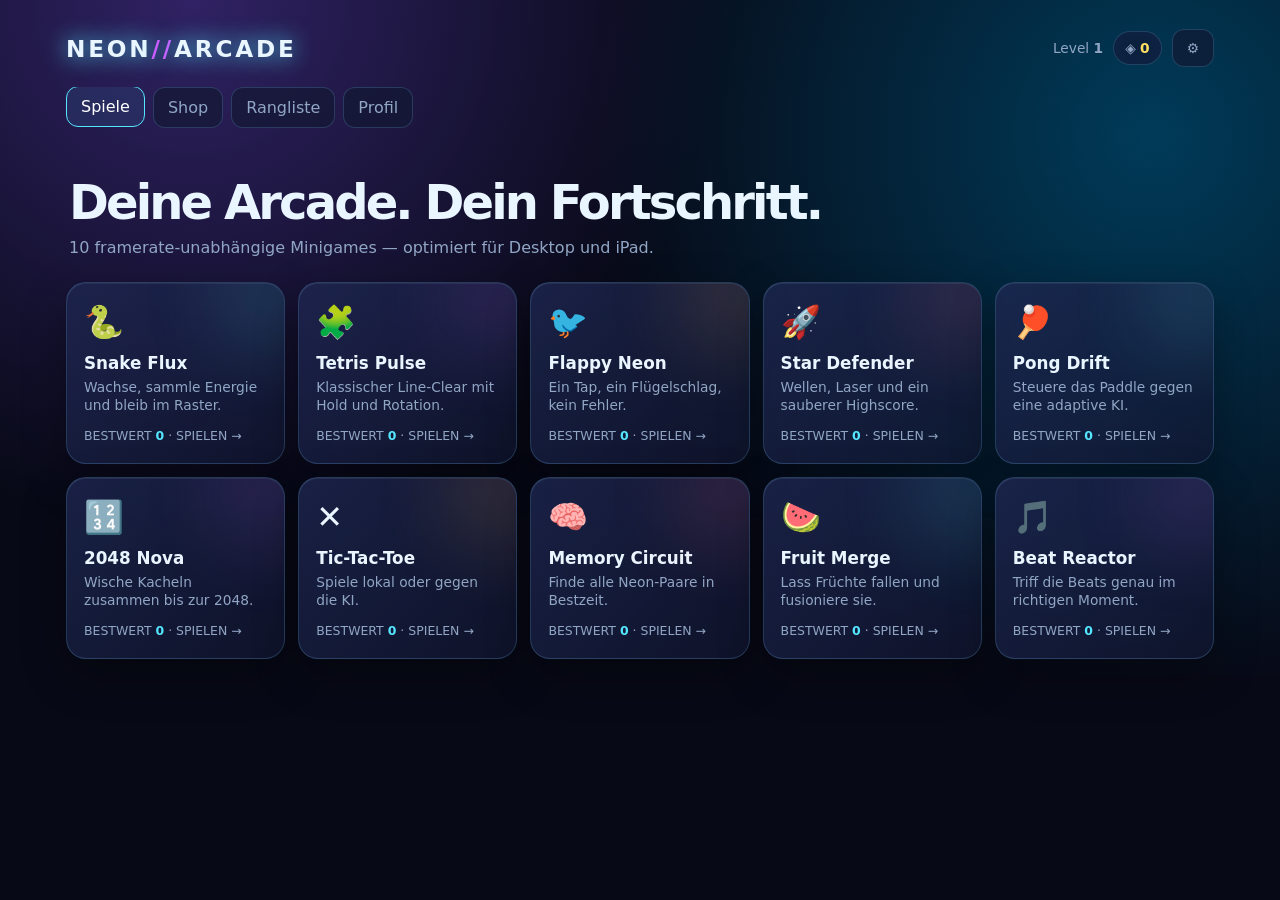
<file: index.html.html>
<!doctype html>
<html lang="de">
<head>
<meta charset="utf-8"><meta name="viewport" content="width=device-width,initial-scale=1,viewport-fit=cover,user-scalable=no">
<meta name="theme-color" content="#070916"><title>NEON//ARCADE</title>
<style>
:root{--bg:#070916;--panel:rgba(18,24,51,.68);--line:rgba(123,198,255,.2);--ink:#eaf6ff;--muted:#91a6c5;--a:#55e6ff;--b:#cb5cff;--good:#72ffae;--bad:#ff6386;--tile:#14203e}*{box-sizing:border-box}html,body{margin:0;min-height:100%;background:var(--bg);color:var(--ink);font-family:Inter,ui-sans-serif,system-ui,-apple-system,BlinkMacSystemFont,"Segoe UI",sans-serif;overscroll-behavior:none;touch-action:manipulation}body{overflow-x:hidden;background-image:radial-gradient(circle at 15% 0,#302264 0,transparent 33rem),radial-gradient(circle at 90% 20%,#003b59 0,transparent 35rem)}button,select{font:inherit;color:inherit}button{cursor:pointer;border:0}button:focus-visible{outline:2px solid var(--a);outline-offset:3px}.shell{width:min(1180px,100%);margin:auto;padding:16px 16px calc(16px + env(safe-area-inset-bottom))}.top{display:flex;justify-content:space-between;align-items:center;gap:12px;padding:13px 0 20px}.brand{font-weight:900;letter-spacing:.12em;font-size:clamp(1rem,3vw,1.45rem);text-shadow:0 0 22px var(--a)}.brand i{color:var(--b);font-style:normal}.wallet{display:flex;gap:10px;align-items:center;font-size:.86rem;color:var(--muted)}.coin{padding:8px 11px;border:1px solid var(--line);border-radius:999px;background:var(--panel);box-shadow:inset 0 0 20px #4c65ff12}.coin b{color:#ffe063}.tabs{display:flex;gap:8px;margin-bottom:22px;overflow:auto;padding-bottom:4px}.tab,.soft{background:var(--panel);border:1px solid var(--line);border-radius:12px;padding:10px 14px;transition:.2s transform,.2s background}.tab{white-space:nowrap;color:var(--muted)}.tab.active,.tab:hover,.soft:hover{background:#29366a99;color:white;border-color:var(--a);transform:translateY(-1px)}.view{display:none}.view.active{display:block;animation:enter .35s ease both}@keyframes enter{from{opacity:0;transform:translateY(8px)}to{opacity:1;transform:none}}.hero{padding:20px 3px 25px}.hero h1{font-size:clamp(1.7rem,5vw,3rem);margin:0 0 8px;letter-spacing:-.06em}.hero p,.muted{color:var(--muted);margin:0}.grid{display:grid;grid-template-columns:repeat(auto-fit,minmax(205px,1fr));gap:13px}.card,.panel{border:1px solid var(--line);background:linear-gradient(135deg,rgba(30,39,81,.8),var(--panel));box-shadow:0 16px 45px #0005,inset 0 1px #fff1;border-radius:20px}.card{padding:17px;min-height:182px;text-align:left;position:relative;overflow:hidden;transition:.25s transform,.25s border-color,.25s box-shadow}.card:hover{transform:translateY(-5px);border-color:var(--a);box-shadow:0 20px 50px #0009,0 0 25px #4ddcff2a}.card:after{content:"";position:absolute;width:80px;height:80px;background:var(--glow,#55e6ff);filter:blur(45px);opacity:.24;right:-25px;top:-25px}.icon{font-size:2rem}.card h3{margin:12px 0 6px;font-size:1.05rem}.card p{font-size:.86rem;line-height:1.3;color:var(--muted);margin:0 0 13px}.card footer{font-size:.78rem;color:var(--muted)}.card strong{color:var(--a)}.gamebar{display:flex;align-items:center;justify-content:space-between;gap:8px;margin-bottom:12px}.gamebar h2{margin:0;font-size:1.1rem}.gamearea{min-height:590px;padding:16px;display:grid;place-items:center;position:relative;overflow:hidden}.gamearea canvas{display:block;max-width:100%;max-height:64vh;border-radius:14px;background:#050713;box-shadow:0 0 0 1px #8de9ff40,0 0 35px #32b9ed27;touch-action:none}.hud{display:flex;gap:14px;justify-content:center;flex-wrap:wrap;color:var(--muted);font-size:.9rem;margin-bottom:10px}.hud b{color:var(--a)}.controls{display:none;grid-template-columns:repeat(3,60px);gap:7px;justify-content:center;margin:15px auto 0;touch-action:none}.controls button{height:52px;border-radius:13px;background:#17275caa;border:1px solid #79ceff55;font-size:1.2rem;box-shadow:0 5px 15px #0005}.controls button:active{transform:scale(.93);background:#3863bb}.controls .empty{visibility:hidden}.board{display:grid;gap:7px;touch-action:none}.board.b4{grid-template-columns:repeat(4,1fr);width:min(430px,100%)}.tile{aspect-ratio:1;display:grid;place-items:center;border-radius:12px;background:var(--tile);font-weight:800;font-size:clamp(1rem,4vw,1.65rem);transition:.15s transform,background-color .15s}.tile.pop{animation:pop .22s ease}@keyframes pop{50%{transform:scale(1.12)}}.memory{grid-template-columns:repeat(4,1fr);width:min(460px,100%)}.memory button{aspect-ratio:1;border-radius:13px;background:#1a2650;border:1px solid var(--line);font-size:clamp(1.2rem,5vw,2rem);transition:.25s transform,.25s background}.memory button.open{background:#394886;transform:rotateY(180deg)}.ttt{grid-template-columns:repeat(3,1fr);width:min(410px,100%)}.ttt button{aspect-ratio:1;border-radius:14px;background:#172148;border:1px solid var(--line);font-size:clamp(2rem,10vw,4rem);font-weight:900}.ttt button.x{color:var(--a)}.ttt button.o{color:var(--b)}.settings{display:grid;gap:12px;max-width:570px;margin:auto;padding:22px}.row{display:flex;justify-content:space-between;align-items:center;gap:14px;padding:12px 0;border-bottom:1px solid var(--line)}select{background:#16234c;border:1px solid var(--line);padding:8px;border-radius:9px}.shop{display:grid;grid-template-columns:repeat(auto-fit,minmax(210px,1fr));gap:13px}.shopitem{padding:17px}.shopitem h3{margin:0 0 7px}.shopitem p{color:var(--muted);font-size:.88rem}.buy{padding:9px 12px;border-radius:10px;background:#253a7a;color:#fff}.buy:disabled{opacity:.55;cursor:default}.toast{position:fixed;z-index:10;left:50%;bottom:22px;transform:translate(-50%,130px);background:#152858f0;border:1px solid var(--a);box-shadow:0 8px 30px #0009;padding:11px 17px;border-radius:999px;transition:.35s;max-width:90%;text-align:center}.toast.show{transform:translate(-50%,0)}.particles{position:fixed;inset:0;pointer-events:none;z-index:20;overflow:hidden}.particle{position:absolute;width:8px;height:8px;border-radius:50%;background:var(--a);animation:burst 1s ease-out forwards}@keyframes burst{to{transform:translate(var(--x),var(--y)) scale(0);opacity:0}}.modal{position:fixed;inset:0;z-index:15;background:#02030bb8;display:none;place-items:center;padding:20px}.modal.show{display:grid}.modal .panel{padding:24px;max-width:390px;text-align:center}.modal h2{margin-top:0}.modal p{color:var(--muted)}
body.theme-violet{--a:#e275ff;--b:#6ccaff;--bg:#12051e}body.theme-mint{--a:#75ffbe;--b:#52dfff;--bg:#031610}body.theme-amber{--a:#ffd35d;--b:#ff6a9b;--bg:#160c03}@media(max-width:600px){.shell{padding:12px}.gamearea{min-height:510px;padding:12px}.controls{display:grid}.hide-mobile{display:none}.top{padding-bottom:12px}.card{min-height:165px}}
</style></head>
<body><div class="particles" id="particles"></div><main class="shell"><header class="top"><div class="brand">NEON<i>//</i>ARCADE</div><div class="wallet"><span>Level <b id="level">1</b></span><span class="coin">◈ <b id="coins">0</b></span><button class="soft" onclick="showView('settings')" aria-label="Einstellungen">⚙</button></div></header><nav class="tabs"><button class="tab active" data-view="hub">Spiele</button><button class="tab" data-view="shop">Shop</button><button class="tab" data-view="settings">Profil</button></nav>
<section class="view active" id="hub"><div class="hero"><h1>Deine Arcade. Dein Fortschritt.</h1><p>10 framerate-unabhängige Minigames — optimiert für Desktop und iPad.</p></div><div class="grid" id="games"></div></section>
<section class="view" id="shop"><div class="hero"><h1>Upgrade Lab</h1><p>Neue Bestwerte bringen 2–8 Coins, der erste Tageslauf je Spiel 1 Coin. Das Tageslimit liegt bei 18 Coins. Skins, seltene Items und Effekte gehören zu deinem lokalen Profil.</p></div><div class="shop" id="shoplist"></div></section>
<section class="view" id="leaderboard"><div class="hero"><h1>Rangliste</h1><p>Dein persönlicher Arcade-Stand auf diesem Gerät. Für eine gemeinsame Online-Rangliste braucht es einen Server.</p></div><div class="panel settings"><div class="row"><span>Spielername</span><input id="playerName" maxlength="18" placeholder="Dein Name" style="background:#16234c;border:1px solid var(--line);padding:9px;border-radius:9px;color:var(--ink)"></div><div id="leaderboardRows"></div></div></section>
<section class="view" id="settings"><div class="panel settings"><h2>Profil & Einstellungen</h2><div class="row"><span>Sound-Effekte</span><button class="soft" id="soundBtn">An</button></div><div class="row"><span>Aktives Farbschema</span><select id="themeSelect"><option value="neon">Neon Blau</option><option value="violet">Violett</option><option value="mint">Mint</option><option value="amber">Amber</option></select></div><div class="row"><span>XP</span><b id="xp">0</b></div><button class="soft" id="reset">Fortschritt zurücksetzen</button></div></section>
<section class="view" id="game"><div class="gamebar"><button class="soft" onclick="showView('hub')">← Menü</button><h2 id="gameTitle">Spiel</h2><button class="soft" id="restart">↻ Neu</button></div><div class="panel gamearea"><div id="gameUI"></div></div></section></main><div class="toast" id="toast"></div><div class="modal" id="modal"><div class="panel"><h2 id="modalTitle">Runde vorbei</h2><p id="modalText"></p><button class="soft" id="modalRestart">Nochmal spielen</button> <button class="soft" onclick="showView('hub')">Zum Menü</button></div></div>
<script>
'use strict';
const KEY='neonArcade2026';const defaults={coins:0,xp:0,sound:true,theme:'neon',scores:{},unlocked:['theme-violet'],activeTrail:'base'};let save;try{save={...defaults,...JSON.parse(localStorage.getItem(KEY)||'{}')};save.scores??={};save.unlocked??=[]}catch{save={...defaults}};
const $=s=>document.querySelector(s), clamp=(n,a,b)=>Math.max(a,Math.min(b,n));const games=[
 ['snake','🐍','Snake Flux','Wachse, sammle Energie und bleib im Raster.'],['tetris','🧩','Tetris Pulse','Klassischer Line-Clear mit Hold und Rotation.'],['flappy','🐦','Flappy Neon','Ein Tap, ein Flügelschlag, kein Fehler.'],['space','🚀','Star Defender','Wellen, Laser und ein sauberer Highscore.'],['pong','🏓','Pong Drift','Steuere das Paddle gegen eine adaptive KI.'],['2048','🔢','2048 Nova','Wische Kacheln zusammen bis zur 2048.'],['ttt','✕','Tic-Tac-Toe','Spiele lokal oder gegen die KI.'],['memory','🧠','Memory Circuit','Finde alle Neon-Paare in Bestzeit.'],['fruit','🍉','Fruit Merge','Lass Früchte fallen und fusioniere sie.'],['rhythm','🎵','Beat Reactor','Triff die Beats genau im richtigen Moment.']];
if((save.scores.pong||0)>7){save.scores.pong=0;localStorage.setItem(KEY,JSON.stringify(save))}function persist(){localStorage.setItem(KEY,JSON.stringify(save));renderMeta()}function renderMeta(){ $('#coins').textContent=save.coins;$('#xp').textContent=save.xp;$('#level').textContent=1+Math.floor(save.xp/1000);document.body.className=save.theme==='neon'?'':'theme-'+save.theme;$('#soundBtn').textContent=save.sound?'An':'Aus';$('#themeSelect').value=save.theme}
function toast(t){const e=$('#toast');e.textContent=t;e.classList.add('show');clearTimeout(toast.t);toast.t=setTimeout(()=>e.classList.remove('show'),2300)}
function sound(type='tap'){if(!save.sound||!window.AudioContext)return;const c=sound.c||(sound.c=new AudioContext()),o=c.createOscillator(),g=c.createGain();o.type=type==='win'?'triangle':'square';o.frequency.value=type==='win'?720:type==='lose'?110:420;g.gain.setValueAtTime(.045,c.currentTime);g.gain.exponentialRampToValueAtTime(.001,c.currentTime+.1);o.connect(g).connect(c.destination);o.start();o.stop(c.currentTime+.12)}
function burst(x=innerWidth/2,y=innerHeight/2){for(let i=0;i<28;i++){let p=document.createElement('i');p.className='particle';p.style.left=x+'px';p.style.top=y+'px';p.style.background=i%2?'var(--a)':'var(--b)';p.style.setProperty('--x',(Math.random()*260-130)+'px');p.style.setProperty('--y',(Math.random()*-260+40)+'px');$('#particles').append(p);setTimeout(()=>p.remove(),1050)}}
function award(game,score,win=false){if(roundEnded)return;roundEnded=true;save.wins??={};let today=new Date().toISOString().slice(0,10);if(save.rewardDay!==today){save.rewardDay=today;save.dailyCoins=0;save.dailyGames={}}save.dailyGames??={};let old=save.scores[game]||0,isNew=score>old,bonus=0;if(isNew){save.scores[game]=score;bonus=Math.min(8,2+Math.floor(Math.max(0,score)/300))}if(win&&!save.wins[game]){save.wins[game]=true;if(!isNew)bonus+=2}if(!save.dailyGames[game]){save.dailyGames[game]=true;if(!isNew&&!win)bonus+=1}bonus=Math.min(bonus,Math.max(0,18-(save.dailyCoins||0)));save.dailyCoins=(save.dailyCoins||0)+bonus;if(bonus){save.coins+=bonus;save.xp+=bonus*2;toast(`${isNew?'Neuer Bestwert! · ':''}+${bonus} Coins`);burst();sound('win')}persist();renderGames();renderShop();renderLeaderboard()}
function scoreText(id){return save.scores[id]||0}function renderGames(){$('#games').innerHTML=games.map(([id,icon,name,desc],i)=>`<button class="card" style="--glow:${['#55e6ff','#bb6cff','#ffb257','#ff6d91'][i%4]}" onclick="launch('${id}')"><div class="icon">${icon}</div><h3>${name}</h3><p>${desc}</p><footer>BESTWERT <strong>${scoreText(id)}</strong> · SPIELEN →</footer></button>`).join('')}
const items=[['theme-violet','🟣 Violett-Theme',180,'Häufig','Ein ultraviolettes Arcade-Design.'],['theme-mint','🟢 Mint-Theme',320,'Selten','Kühler Glow für Nacht-Sessions.'],['theme-amber','🟠 Amber-Theme',520,'Episch','Warmer Retro-Future Look.'],['skin-orbit','🪐 Orbit-Skin',380,'Selten','Sichtbarer violetter Holo-Look für Canvas-Spiele.'],['skin-prism','💠 Prisma-Skin',1000,'Legendär','Spektral-Look und leuchtende Konturen in Canvas-Spiele.'],['trail-prism','✨ Prism Trail',600,'Episch','Partikelregen bei neuen Bestwerten.'],['sound-synth','🔊 Synth-Sounds',260,'Häufig','Synthesizer-Klicks für Spielaktionen.'],['skin-fruit','🍇 Fruit Deluxe',580,'Episch','Leuchtender Spezial-Look für Fruit Merge.'],['crosshair-cyber','⌖ Cyber-Fadenkreuz',300,'Selten','Neon-Retikel beim Zielen im Star Defender.'],['crosshair-rose','✳ Rose-Fadenkreuz',550,'Episch','Rosafarbenes Präzisions-Retikel im Shooter.'],['crosshair-gold','✧ Gold-Fadenkreuz',1000,'Legendär','Goldenes Zielkreuz mit Außenring im Shooter.']];function equipped(id){return id.startsWith('theme-')?save.theme===id.slice(6):id.startsWith('skin-')?save.activeSkin===id:id.startsWith('crosshair-')?save.activeCrosshair===id:id==='trail-prism'?save.activeTrail===id:id==='sound-synth'?save.soundStyle===id:false}function renderShop(){$('#shoplist').innerHTML=items.map(([id,n,c,rarity,d])=>{let got=save.unlocked.includes(id),on=got&&equipped(id);return `<article class="panel shopitem rarity-${rarity.toLowerCase()}"><small>${rarity}</small><h3>${n}</h3><p>${d}</p><button class="buy" ${on?'disabled':''} onclick="${got?`equip('${id}')`:`buy('${id}',${c})`}">${on?'Ausgerüstet':got?'Ausrüsten':'◈ '+c+' kaufen'}</button></article>`}).join('')}
function buy(id,c){if(save.unlocked.includes(id))return equip(id);if(save.coins<c)return toast('Dafür fehlen noch Münzen.');save.coins-=c;save.unlocked.push(id);equip(id,true)}function equip(id,newPurchase=false){if(!save.unlocked.includes(id))return;let field=id.startsWith('theme-')?'theme':id.startsWith('skin-')?'activeSkin':id.startsWith('crosshair-')?'activeCrosshair':id==='trail-prism'?'activeTrail':'soundStyle';save[field]=id.startsWith('theme-')?id.slice(6):id;toast(newPurchase?'Gekauft und ausgerüstet!':'Item ausgerüstet.');persist();renderShop()}
const nav=document.querySelector('.tabs'),leaderTab=document.createElement('button');leaderTab.className='tab';leaderTab.dataset.view='leaderboard';leaderTab.textContent='Rangliste';nav.insertBefore(leaderTab,nav.lastElementChild);leaderTab.onclick=()=>showView('leaderboard');const lb=document.createElement('style');lb.textContent='.shopitem{position:relative;overflow:hidden;transition:transform .25s,box-shadow .25s}.shopitem:hover{transform:translateY(-5px) scale(1.01);box-shadow:0 0 28px #55e6ff35}.shopitem small{display:inline-block;text-transform:uppercase;letter-spacing:.14em;color:var(--a);margin-bottom:9px}.rarity-episch,.rarity-legendär{border-color:#cb5cff88;box-shadow:inset 0 0 25px #cb5cff12}.rarity-legendär{animation:rareGlow 3s ease-in-out infinite alternate}.rarity-legendär small{color:#ffe063}@keyframes rareGlow{to{box-shadow:0 0 22px #ffe06336,inset 0 0 30px #cb5cff25}}.card{animation:cardFloat 6s ease-in-out infinite}.card:nth-child(3n){animation-delay:-2s}.card:nth-child(3n+1){animation-delay:-4s}@keyframes cardFloat{50%{transform:translateY(-3px)}}.brand{animation:brandPulse 4s ease-in-out infinite alternate}@keyframes brandPulse{to{text-shadow:0 0 34px var(--b),0 0 55px var(--a)}}@media(prefers-reduced-motion:reduce){*,*:before,*:after{animation-duration:.01ms!important;transition-duration:.01ms!important}}';document.head.append(lb);const playerInput=document.createElement('input');playerInput.id='playerName';playerInput.maxLength=18;playerInput.placeholder='Spielername';playerInput.value=save.playerName||'Du';playerInput.setAttribute('aria-label','Spielername');playerInput.style.cssText='position:fixed;left:-10000px';document.body.append(playerInput);playerInput.onchange=()=>{save.playerName=playerInput.value.trim().slice(0,18)||'Du';persist();renderLeaderboard()};function renderLeaderboard(){let host=$('#leaderboardRows');if(!host)return;let rows=[['🪙 Münzen',save.coins],['⭐ Erfahrung',save.xp],['🏆 Spielbestwert',Object.values(save.scores).reduce((a,b)=>a+(+b||0),0)]];host.innerHTML='<h2>Deine Werte auf diesem Gerät</h2>'+rows.map(([n,v],i)=>`<div class="row"><span>${i+1}. ${n}</span><b>${v}</b></div>`).join('')+'<p class="muted">Diese Rangliste ist privat und lokal. Andere Besucher können nicht erscheinen, bis ein gemeinsamer Online-Dienst verbunden ist.</p>'}
document.querySelectorAll('.tab').forEach(b=>b.onclick=()=>showView(b.dataset.view));function showView(v){if(v!=='game'&&active&&$('#game').classList.contains('active'))quitGame();else stop();$('.modal').classList.remove('show');document.querySelectorAll('.view').forEach(x=>x.classList.toggle('active',x.id===v));document.querySelectorAll('.tab').forEach(x=>x.classList.toggle('active',x.dataset.view===v));if(v==='hub')renderGames();if(v==='shop')renderShop();if(v==='settings')renderMeta();if(v==='leaderboard')renderLeaderboard();window.scrollTo(0,0)}function quitGame(){stop();active='';$('#modal').classList.remove('show');showView('hub')}
$('#soundBtn').onclick=()=>{save.sound=!save.sound;persist()};$('#themeSelect').onchange=e=>{let t=e.target.value;if(t!=='neon'&&!save.unlocked.includes('theme-'+t)){toast('Dieses Theme zuerst im Shop freischalten.');e.target.value=save.theme;return}save.theme=t;persist()};$('#reset').onclick=()=>{if(confirm('Wirklich alle lokalen Fortschritte löschen?')){save={...defaults,scores:{},unlocked:['theme-violet']};persist();renderGames();toast('Fortschritt zurückgesetzt.')}};
let active='',raf=0,last=0,roundEnded=false,cleanup=()=>{};function stop(){cancelAnimationFrame(raf);cleanup();cleanup=()=>{};last=0}function loop(update,draw){function f(t){let dt=Math.min(.05,(t-last||t)/1000);last=t;update(dt);draw();if(!roundEnded)raf=requestAnimationFrame(f)}raf=requestAnimationFrame(f)}function canvas(w=400,h=520){$('#gameUI').innerHTML=`<div class="hud" id="hud"></div><canvas width="${w}" height="${h}"></canvas><div class="controls" id="controls"><i class="empty"></i><button data-k="ArrowUp">▲</button><i class="empty"></i><button data-k="ArrowLeft">◀</button><button data-k=" ">●</button><button data-k="ArrowRight">▶</button><i class="empty"></i><button data-k="ArrowDown">▼</button><i class="empty"></i></div>`;let c=$('canvas'),x=c.getContext('2d');$('#controls').onclick=e=>{let k=e.target.dataset.k;if(k)key(k)};return[c,x]}function hud(s){$('#hud').innerHTML=s}function key(k){window.dispatchEvent(new KeyboardEvent('keydown',{key:k}))}function end(title,text,score,win=false){if(roundEnded)return;stop();award(active,score,win);$('#modalTitle').textContent=title;$('#modalText').textContent=text;$('#modal').classList.add('show');$('#modalRestart').onclick=()=>launch(active)}
function launch(id){stop();sessionId++;active=id;roundEnded=false;showView('game');let g=games.find(x=>x[0]===id);$('#gameTitle').textContent=g[2];if(id==='snake')snake();else if(id==='tetris')tetris();else if(id==='flappy')flappy();else if(id==='space')space();else if(id==='pong')pong();else if(id==='2048')game2048();else if(id==='ttt')ttt();else if(id==='memory')memory();else if(id==='fruit')fruit();else rhythm()}
lb.textContent=lb.textContent.replaceAll('.card{animation:cardFloat 6s ease-in-out infinite}','.card{animation:none!important}').replaceAll('.card:nth-child(3n){animation-delay:-2s}','').replaceAll('.card:nth-child(3n+1){animation-delay:-4s}','').replaceAll('@keyframes cardFloat{50%{transform:translateY(-3px)}}','');
let sessionId=0,keyHandler=null;function bind(fn){if(keyHandler)window.removeEventListener('keydown',keyHandler);const owner=sessionId,ownerGame=active;keyHandler=e=>{if(active===ownerGame&&sessionId===owner&&!roundEnded&&['ArrowUp','ArrowDown','ArrowLeft','ArrowRight',' '].includes(e.key)){e.preventDefault();fn(e.key)}};window.addEventListener('keydown',keyHandler,{passive:false})}
function snake(){let[c,x]=canvas(400,400),n=20,s=[{x:10,y:10}],food={x:15,y:15},dir={x:1,y:0},next=dir,acc=0,score=0;function spawn(){do{food={x:Math.floor(Math.random()*n),y:Math.floor(Math.random()*n)}}while(s.some(q=>q.x===food.x&&q.y===food.y))}bind(k=>{let m={ArrowUp:[0,-1],ArrowDown:[0,1],ArrowLeft:[-1,0],ArrowRight:[1,0]}[k];if(m&&m[0]!==-dir.x&&m[1]!==-dir.y)next={x:m[0],y:m[1]}});function step(){dir=next;let h={x:s[0].x+dir.x,y:s[0].y+dir.y};if(h.x<0||h.y<0||h.x>=n||h.y>=n||s.some(q=>q.x===h.x&&q.y===h.y))return end('Signal verloren',`Score: ${score}`,score);s.unshift(h);if(h.x===food.x&&h.y===food.y){score+=10;spawn();sound('win')}else s.pop()}loop(dt=>{acc+=dt;while(acc>.115){acc-=.115;step()}},()=>{x.fillStyle='#050713';x.fillRect(0,0,400,400);x.fillStyle='#ff6386';x.fillRect(food.x*20+3,food.y*20+3,14,14);s.forEach((q,i)=>{x.fillStyle=i?'#55e6ff':'#c75cff';x.fillRect(q.x*20+2,q.y*20+2,16,16)});hud(`SCORE <b>${score}</b> · BEST <b>${scoreText('snake')}</b>`)})}
function flappy(){let[c,x]=canvas(),y=250,v=0,p=[],score=0,acc=0,started=false,time=0;function flap(){if(roundEnded)return;started=true;v=-320;sound()}bind(k=>{if(k===' '||k==='ArrowUp')flap()});c.addEventListener('pointerdown',flap);cleanup=()=>{c.removeEventListener('pointerdown',flap)};loop(dt=>{if(!started)return;time+=dt;v+=900*dt;y+=v*dt;acc+=dt;if(acc>.14){acc=0;if(!p.length||p.at(-1).x<225)p.push({x:420,gap:115+Math.random()*210,ok:false})}for(const o of p){o.x-=165*dt;if(o.x<95&&o.x+62>66&&(y-14<o.gap-78||y+14>o.gap+78))return end('Vogel abgestürzt',`Score: ${score}`,score);if(!o.ok&&o.x<66){o.ok=true;score++;sound('win')}}p=p.filter(o=>o.x>-70);if(y<0||y>520)end('Vogel abgestürzt',`Score: ${score}`,score)},()=>{let sky=x.createLinearGradient(0,0,0,520);sky.addColorStop(0,'#07152f');sky.addColorStop(.58,'#244e79');sky.addColorStop(1,'#ff9d70');x.fillStyle=sky;x.fillRect(0,0,400,520);x.fillStyle='#ffffff20';for(let i=0;i<5;i++){let cx=(i*117-(time*18)%520+520)%520;x.beginPath();x.ellipse(cx,70+i%3*45,38,12,0,0,Math.PI*2);x.ellipse(cx+28,68+i%3*45,25,10,0,0,Math.PI*2);x.fill()}x.fillStyle='#12334a';for(let i=0;i<10;i++){let bx=i*48;x.fillRect(bx,420-(i%3)*14,30,100);x.fillStyle='#ffe06355';x.fillRect(bx+5,432-(i%3)*14,3,24);x.fillStyle='#12334a'}for(const o of p){let g=x.createLinearGradient(o.x,0,o.x+62,0);g.addColorStop(0,'#168667');g.addColorStop(.48,'#60ffc0');g.addColorStop(1,'#147556');x.fillStyle=g;x.strokeStyle='#a7ffdc';x.lineWidth=2;x.fillRect(o.x,0,62,o.gap-78);x.strokeRect(o.x+1,0,60,o.gap-78);x.fillRect(o.x,o.gap+78,62,520);x.strokeRect(o.x+1,o.gap+79,60,440-o.gap);x.fillStyle='#7cffc2';x.fillRect(o.x-7,o.gap-91,76,15);x.strokeStyle='#b5ffe0';x.strokeRect(o.x-7,o.gap-91,76,15);x.fillRect(o.x-7,o.gap+76,76,15);x.strokeRect(o.x-7,o.gap+76,76,15);x.fillStyle='#0a674e';for(let by=28;by<o.gap-95;by+=34)x.fillRect(o.x+8,by,4,12);for(let by=o.gap+100;by<510;by+=34)x.fillRect(o.x+8,by,4,12)}x.fillStyle='#553b2b';x.fillRect(0,495,400,25);x.fillStyle='#b48250';for(let i=0;i<400;i+=24)x.fillRect(i,495,12,3);x.save();x.translate(80,y);x.rotate(clamp(v/650,-.45,.55));x.shadowColor='#ffcf5a';x.shadowBlur=16;x.fillStyle='#f8bd42';x.beginPath();x.ellipse(0,0,19,14,0,0,Math.PI*2);x.fill();x.shadowBlur=0;x.fillStyle='#e99425';x.beginPath();x.ellipse(-4,7,10,5,-.3+Math.sin(time*16)*.14,0,Math.PI*2);x.fill();x.fillStyle='#fff1ba';x.beginPath();x.ellipse(7,-4,6,7,0,0,Math.PI*2);x.fill();x.fillStyle='#162035';x.beginPath();x.arc(9,-4,2.2,0,Math.PI*2);x.fill();x.fillStyle='#ff704f';x.beginPath();x.moveTo(15,1);x.lineTo(28,5);x.lineTo(15,9);x.closePath();x.fill();x.fillStyle='#e98b29';x.beginPath();x.moveTo(-15,0);x.lineTo(-25,-7);x.lineTo(-22,4);x.closePath();x.fill();x.restore();x.fillStyle='#fff';x.font='bold 25px system-ui';x.textAlign='center';x.fillText(String(score),200,48);if(!started){x.fillStyle='#041020b8';x.fillRect(35,210,330,86);x.fillStyle='#fff';x.font='bold 18px system-ui';x.fillText('TIPPE, DAMIT DER VOGEL FLIEGT',200,246);x.font='14px system-ui';x.fillText('Tippen oder Leertaste',200,273)}hud(`SCORE <b>${score}</b> · BEST <b>${scoreText('flappy')}</b>`)})}
function pong(){let[c,x]=canvas(),py=220,ai=220,b={x:200,y:260,vx:-230,vy:145},player=0,opponent=0;function serve(toPlayer){b={x:200,y:260,vx:toPlayer?-230:230,vy:(Math.random()-.5)*210}}function point(who){if(who==='player')player++;else opponent++;sound(who==='player'?'win':'lose');if(player>=7||opponent>=7){let won=player>opponent;end(won?'Match gewonnen!':'Match verloren',`${player} : ${opponent} · bis 7 Punkte`,player,won);return}serve(who==='player')}function move(k){if(k==='ArrowUp')py-=38;if(k==='ArrowDown')py+=38}bind(move);c.onpointermove=e=>{let r=c.getBoundingClientRect();py=(e.clientY-r.top)*520/r.height-40};cleanup=()=>c.onpointermove=null;loop(dt=>{py=clamp(py,0,440);ai=clamp(ai+(b.y-ai-40)*dt*3,0,440);b.x+=b.vx*dt;b.y+=b.vy*dt;if(b.y<6){b.y=6;b.vy=Math.abs(b.vy)}if(b.y>514){b.y=514;b.vy=-Math.abs(b.vy)}if(b.vx<0&&b.x<=28&&b.y>=py-8&&b.y<=py+88){b.x=28;b.vx=Math.min(390,Math.abs(b.vx)*1.04);b.vy+=(b.y-(py+40))*.85}if(b.vx>0&&b.x>=365&&b.y>=ai-8&&b.y<=ai+88){b.x=365;b.vx=-Math.min(390,Math.abs(b.vx)*1.04);b.vy+=(b.y-(ai+40))*.35}if(b.x<0)point('opponent');else if(b.x>405)point('player')},()=>{x.fillStyle='#050713';x.fillRect(0,0,400,520);x.fillStyle='#263a6e';for(let y=0;y<520;y+=24)x.fillRect(198,y,4,14);x.fillStyle='#55e6ff';x.fillRect(12,py,10,80);x.fillStyle='#cb5cff';x.fillRect(378,ai,10,80);x.fillStyle='#ffe063';x.shadowBlur=18;x.shadowColor='#ffe063';x.fillRect(b.x,b.y,10,10);x.shadowBlur=0;hud(`DU <b>${player}</b> : <b>${opponent}</b> KI · BIS 7 · BEST <b>${scoreText('pong')}</b>`)})}
function space(){let[c,x]=canvas(),px=200,shots=[],enemies=[],acc=0,score=0;function shoot(){shots.push({x:px,y:455});sound()}bind(k=>{if(k==='ArrowLeft')px-=28;if(k==='ArrowRight')px+=28;if(k===' '||k==='ArrowUp')shoot()});c.onpointermove=e=>{let r=c.getBoundingClientRect();px=clamp((e.clientX-r.left)*400/r.width,15,385)};c.onpointerdown=shoot;cleanup=()=>{c.onpointermove=null;c.onpointerdown=null};loop(dt=>{px=clamp(px,15,385);acc+=dt;if(acc>.62){acc=0;enemies.push({x:20+Math.random()*350,y:-25,v:45+score*.5})}shots.forEach(q=>q.y-=420*dt);enemies.forEach(q=>q.y+=q.v*dt);for(let i=enemies.length-1;i>=0;i--){let e=enemies[i];if(e.y>470&&Math.abs(e.x-px)<28)return end('Basis zerstört',`Welle beendet bei ${score} Punkten.`,score);for(let j=shots.length-1;j>=0;j--)if(Math.abs(shots[j].x-e.x)<20&&Math.abs(shots[j].y-e.y)<24){enemies.splice(i,1);shots.splice(j,1);score+=10;sound('win');break}}shots=shots.filter(q=>q.y>-10);enemies=enemies.filter(q=>q.y<540)},()=>{x.fillStyle='#030511';x.fillRect(0,0,400,520);x.fillStyle='#fff';for(let i=0;i<38;i++)x.fillRect((i*71)%400,(i*113)%520,1,1);x.fillStyle='#162c59';x.beginPath();x.moveTo(px,458);x.lineTo(px-24,496);x.lineTo(px-10,488);x.lineTo(px,500);x.lineTo(px+10,488);x.lineTo(px+24,496);x.closePath();x.fill();x.strokeStyle='#55e6ff';x.lineWidth=2;x.shadowColor='#55e6ff';x.shadowBlur=12;x.stroke();x.shadowBlur=0;x.fillStyle='#ffe063';shots.forEach(q=>{x.shadowColor='#ffe063';x.shadowBlur=10;x.fillRect(q.x-2,q.y,4,12)});x.shadowBlur=0;x.fillStyle='#ff6386';enemies.forEach(q=>{x.beginPath();x.moveTo(q.x,q.y-12);x.lineTo(q.x+16,q.y);x.lineTo(q.x+11,q.y+12);x.lineTo(q.x-11,q.y+12);x.lineTo(q.x-16,q.y);x.closePath();x.fill()});hud(`SCORE <b>${score}</b> · BEST <b>${scoreText('space')}</b>`)})}
function tetris(){let[c,x]=canvas(300,600),W=10,H=20,B=Array.from({length:H},()=>Array(W).fill(0)),sh=[[[1,1,1,1]],[[1,1],[1,1]],[[0,1,0],[1,1,1]],[[1,0,0],[1,1,1]],[[0,0,1],[1,1,1]],[[1,1,0],[0,1,1]],[[0,1,1],[1,1,0]]],colors=['#55e6ff','#ffe063','#cb5cff','#ff8e58','#5385ff','#72ffae','#ff6386'],p,newp=()=>p={m:sh[Math.random()*sh.length|0],x:3,y:0,col:colors[Math.random()*colors.length|0]},score=0,acc=0;newp();function hit(m=p.m,ox=p.x,oy=p.y){return m.some((r,y)=>r.some((v,z)=>v&&(ox+z<0||ox+z>=W||oy+y>=H||(oy+y>=0&&B[oy+y][ox+z]))))}function drop(){p.y++;if(hit()){p.y--;p.m.forEach((r,y)=>r.forEach((v,z)=>{if(v)B[p.y+y][p.x+z]=p.col}));let lines=0;B=B.filter(r=>{if(r.every(Boolean)){lines++;return false}return true});while(B.length<H)B.unshift(Array(W).fill(0));if(lines){score+=lines*lines*100;sound('win')}newp();if(hit())end('Matrix voll',`Score: ${score}`,score)}}bind(k=>{if(k==='ArrowLeft'){p.x--;if(hit())p.x++}if(k==='ArrowRight'){p.x++;if(hit())p.x--}if(k==='ArrowDown')drop();if(k==='ArrowUp'||k===' '){let old=p.m;p.m=p.m[0].map((_,i)=>p.m.map(r=>r[i]).reverse());if(hit())p.m=old}});loop(dt=>{acc+=dt;let speed=Math.max(.13,.72-score/3500);while(acc>speed){acc-=speed;drop()}},()=>{x.fillStyle='#060917';x.fillRect(0,0,300,600);B.forEach((r,y)=>r.forEach((v,z)=>{if(v){x.fillStyle=v;x.fillRect(z*30+1,y*30+1,28,28)}}));x.fillStyle=p.col;p.m.forEach((r,y)=>r.forEach((v,z)=>v&&x.fillRect((p.x+z)*30+1,(p.y+y)*30+1,28,28)));hud(`SCORE <b>${score}</b> · BEST <b>${scoreText('tetris')}</b>`)})}
function game2048(){let b=Array.from({length:4},()=>Array(4).fill(0)),score=0,startTouch=null;function add(){let z=[];b.forEach((r,y)=>r.forEach((v,x)=>!v&&z.push([y,x])));if(z.length){let[y,x]=z[Math.random()*z.length|0];b[y][x]=Math.random()<.9?2:4}}function slide(a){let q=a.filter(Boolean),out=[];for(let i=0;i<q.length;i++){if(q[i]===q[i+1]){let v=q[i]*2;out.push(v);score+=v;i++}else out.push(q[i])}return out.concat(Array(4-out.length).fill(0))}function stuck(){return b.every((r,y)=>r.every((v,x)=>v&&(x===3||v!==r[x+1])&&(y===3||v!==b[y+1][x])))}function move(k){let old=JSON.stringify(b);if(k==='ArrowLeft')b=b.map(slide);if(k==='ArrowRight')b=b.map(r=>slide(r.reverse()).reverse());if(k==='ArrowUp'||k==='ArrowDown'){for(let x=0;x<4;x++){let col=b.map(r=>r[x]);if(k==='ArrowDown')col.reverse();col=slide(col);if(k==='ArrowDown')col.reverse();col.forEach((v,y)=>b[y][x]=v)}}if(old!==JSON.stringify(b)){add();sound();render();if(b.flat().includes(2048))end('2048 erreicht!',`Score: ${score}`,score,true);else if(b.flat().every(Boolean)&&stuck())end('Keine Züge mehr',`Score: ${score}`,score)}else if(b.flat().every(Boolean)&&stuck())end('Keine Züge mehr',`Score: ${score}`,score)}function render(){$('#gameUI').innerHTML=`<div class="hud">SCORE <b>${score}</b> · BEST <b>${scoreText('2048')}</b></div><div class="board b4" id="b2048"></div><p class="muted" style="text-align:center">Wische oder nutze die Pfeiltasten.</p>`;let colors={2:'#1d356a',4:'#254b82',8:'#3268a5',16:'#8354c3',32:'#b454b0',64:'#dc597e',128:'#e88853',256:'#edb94f',512:'#eff06a',1024:'#a6f47b',2048:'#69ffd2'};let grid=$('#b2048');grid.innerHTML=b.flat().map(v=>`<div class="tile" style="background:${v?colors[v]||'#fff':'var(--tile)'};color:${v?'#071125':'inherit'}">${v||''}</div>`).join('');grid.onpointerdown=e=>startTouch=[e.clientX,e.clientY];grid.onpointerup=e=>{if(!startTouch)return;let dx=e.clientX-startTouch[0],dy=e.clientY-startTouch[1];if(Math.abs(dx)>Math.abs(dy)&&Math.abs(dx)>30)move(dx>0?'ArrowRight':'ArrowLeft');else if(Math.abs(dy)>30)move(dy>0?'ArrowDown':'ArrowUp');startTouch=null}}bind(move);add();add();render()}
function ttt(){let b=Array(9).fill(''),turn='X';function check(s){let w=[[0,1,2],[3,4,5],[6,7,8],[0,3,6],[1,4,7],[2,5,8],[0,4,8],[2,4,6]];return w.some(c=>c.every(i=>s[i]===turn))}function ai(){let empty=b.map((v,i)=>v===''?i:null).filter(v=>v!==null);if(!empty.length)return;let choice=empty[Math.random()*empty.length|0];b[choice]='O';sound();if(check(b))end('KI hat gewonnen','Viel Erfolg beim nächsten Mal!',0);else turn='X';render()}function click(i){if(b[i]||turn!=='X'||roundEnded)return;b[i]='X';sound();if(check(b))return end('Sieg!','Du hast die KI geschlagen!',10,true);if(b.every(Boolean))return end('Unentschieden','Ausgeglichenes Spiel.',5);turn='O';render();setTimeout(ai,300)}function render(){$('#gameUI').innerHTML=`<div class="hud">AM ZUG <b>${turn}</b></div><div class="board ttt">${b.map((v,i)=>`<button class="${v.toLowerCase()}" onclick="tttClick(${i})">${v}</button>`).join('')}</div>`;window.tttClick=click}render()}
function memory(){let icons=['⚡','🔥','💎','🔮','🚀','👾','🌙','🎯'],cards=[...icons,...icons].sort(()=>Math.random()-.5),open=[],matched=[],moves=0;function click(i){if(open.length>=2||open.includes(i)||matched.includes(i)||roundEnded)return;open.push(i);sound();render();if(open.length===2){moves++;let[a,b]=open;if(cards[a]===cards[b]){matched.push(a,b);open=[];sound('win');if(matched.length===cards.length)end('Geschafft!',`Alle Paare in ${moves} Zügen gefunden!`,Math.max(10,200-moves*10),true);else render()}else setTimeout(()=>{open=[];render()},800)}}function render(){$('#gameUI').innerHTML=`<div class="hud">ZÜGE <b>${moves}</b> · BEST <b>${scoreText('memory')}</b></div><div class="board memory">${cards.map((c,i)=>`<button class="${open.includes(i)||matched.includes(i)?'open':''}" onclick="memClick(${i})">${open.includes(i)||matched.includes(i)?c:''}</button>`).join('')}</div>`;window.memClick=click}render()}
function fruit(){let[c,x]=canvas(350,500),fruits=[],fx=175,score=0;const types=[{r:12,c:'#ff6386',pts:2},{r:18,c:'#55e6ff',pts:4},{r:25,c:'#ffe063',pts:8},{r:32,c:'#cb5cff',pts:16},{r:42,c:'#72ffae',pts:32}];function drop(){fruits.push({x:fx,y:40,vx:0,vy:120,type:0});sound()}c.onpointermove=e=>{let r=c.getBoundingClientRect();fx=clamp((e.clientX-r.left)*350/r.width,20,330)};c.onpointerdown=drop;cleanup=()=>{c.onpointermove=null;c.onpointerdown=null};loop(dt=>{for(let f of fruits){f.vy+=400*dt;f.y+=f.vy*dt;if(f.y>500-types[f.type].r){f.y=500-types[f.type].r;f.vy=0}}for(let i=0;i<fruits.length;i++){for(let j=i+1;j<fruits.length;j++){let a=fruits[i],b=fruits[j];if(a.type===b.type&&Math.hypot(a.x-b.x,a.y-b.y)<types[a.type].r*2){if(a.type<types.length-1){a.type++;score+=types[a.type].pts;sound('win');fruits.splice(j,1);break}}}}if(fruits.some(f=>f.y<50&&f.vy===0))end('Behälter voll',`Score: ${score}`,score)},()=>{x.fillStyle='#050713';x.fillRect(0,0,350,500);x.strokeStyle='#ff6386';x.beginPath();x.moveTo(0,60);x.lineTo(350,60);x.stroke();for(let f of fruits){let t=types[f.type];x.fillStyle=t.c;x.beginPath();x.arc(f.x,f.y,t.r,0,Math.PI*2);x.fill()}hud(`SCORE <b>${score}</b> · BEST <b>${scoreText('fruit')}</b>`)})}
function rhythm(){let[c,x]=canvas(350,500),notes=[],acc=0,score=0;bind(k=>{if(k===' '||k==='ArrowDown'){let hit=notes.find(n=>Math.abs(n.y-420)<35);if(hit){notes=notes.filter(n=>n!==hit);score+=50;sound('win')}else sound('lose')}});loop(dt=>{acc+=dt;if(acc>.7){acc=0;notes.push({y:0})}for(let n of notes)n.y+=240*dt;if(notes.some(n=>n.y>490))end('Beat verpasst',`Score: ${score}`,score);notes=notes.filter(n=>n.y<=490)},()=>{x.fillStyle='#050713';x.fillRect(0,0,350,500);x.strokeStyle='#55e6ff';x.lineWidth=3;x.strokeRect(20,400,310,40);x.fillStyle='#cb5cff';for(let n of notes){x.beginPath();x.arc(175,n.y,16,0,Math.PI*2);x.fill()}hud(`SCORE <b>${score}</b> · BEST <b>${scoreText('rhythm')}</b>`)})}
renderGames();renderMeta();
</script>
</body>
</html>
</file>
